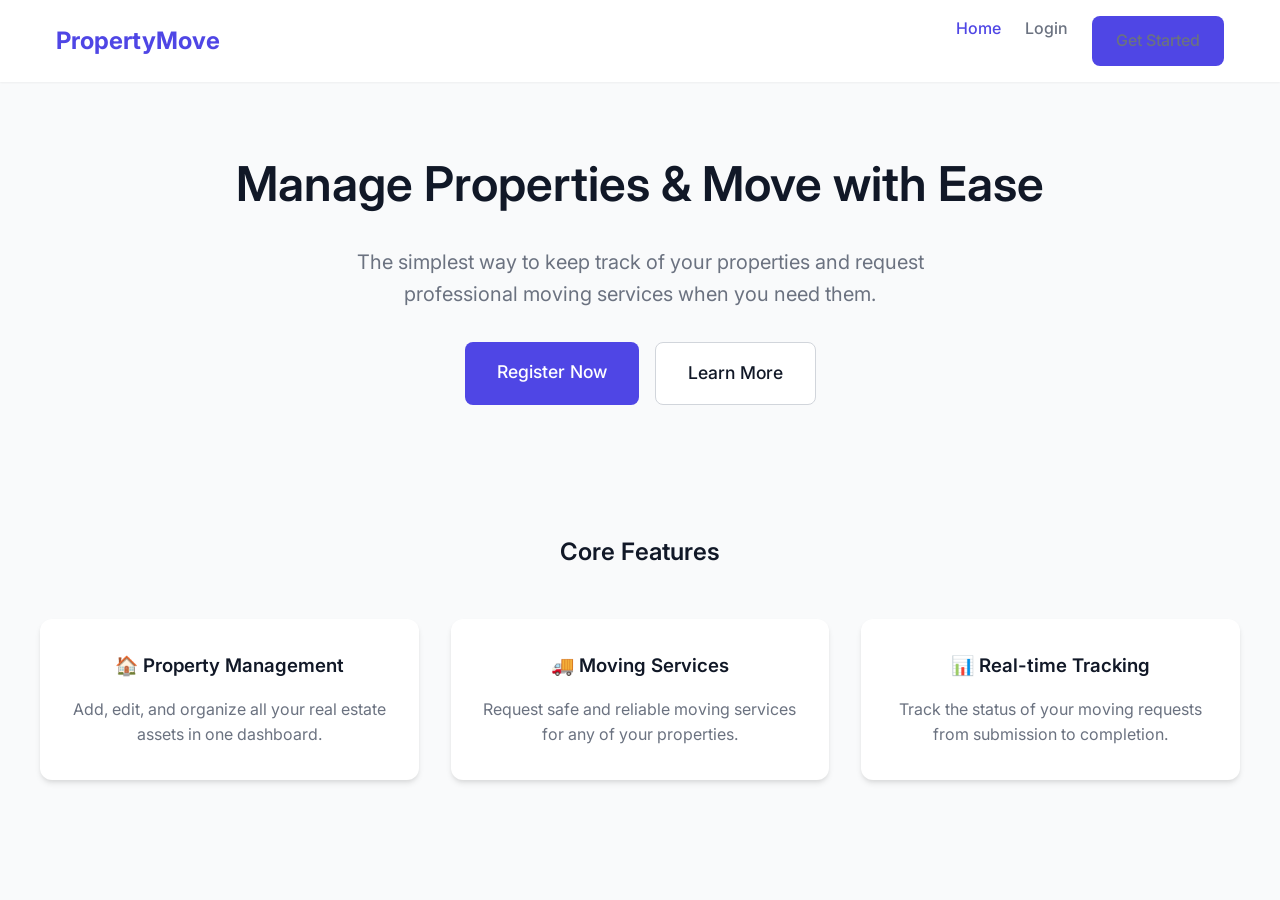
<file: index.html>
<!DOCTYPE html>
<html lang="en">
<head>
    <meta charset="UTF-8">
    <meta name="viewport" content="width=device-width, initial-scale=1.0">
    <title>PropertyMove - Easy Property Management</title>
    <link rel="stylesheet" href="css/style.css">
    <!-- Google Fonts: Inter -->
    <link rel="preconnect" href="https://fonts.googleapis.com">
    <link rel="preconnect" href="https://fonts.gstatic.com" crossorigin>
    <link href="https://fonts.googleapis.com/css2?family=Inter:wght@300;400;500;600;700&display=swap" rel="stylesheet">
</head>
<body>
    <nav class="navbar">
        <div class="container nav-container">
            <a href="index.html" class="logo">PropertyMove</a>
            <ul class="nav-links">
                <li><a href="index.html" class="active">Home</a></li>
                <li><a href="login.html">Login</a></li>
                <li><a href="signup.html" class="btn">Get Started</a></li>
            </ul>
        </div>
    </nav>

    <header class="hero" style="padding: 4rem 0; text-align: center;">
        <div class="container">
            <h1 style="font-size: 3rem; margin-bottom: 1.5rem;">Manage Properties & Move with Ease</h1>
            <p style="font-size: 1.25rem; color: var(--text-light); margin-bottom: 2rem; max-width: 600px; margin-left: auto; margin-right: auto;">
                The simplest way to keep track of your properties and request professional moving services when you need them.
            </p>
            <div style="display: flex; gap: 1rem; justify-content: center;">
                <a href="signup.html" class="btn" style="padding: 1rem 2rem; font-size: 1.1rem;">Register Now</a>
                <a href="#features" class="btn btn-secondary" style="padding: 1rem 2rem; font-size: 1.1rem;">Learn More</a>
            </div>
        </div>
    </header>

    <section id="features" class="container" style="padding: 4rem 0;">
        <h2 style="text-align: center; margin-bottom: 3rem;">Core Features</h2>
        <div style="display: grid; grid-template-columns: repeat(auto-fit, minmax(300px, 1fr)); gap: 2rem;">
            <div class="card" style="text-align: center;">
                <h3>🏠 Property Management</h3>
                <p style="color: var(--text-light);">Add, edit, and organize all your real estate assets in one dashboard.</p>
            </div>
            <div class="card" style="text-align: center;">
                <h3>🚚 Moving Services</h3>
                <p style="color: var(--text-light);">Request safe and reliable moving services for any of your properties.</p>
            </div>
            <div class="card" style="text-align: center;">
                <h3>📊 Real-time Tracking</h3>
                <p style="color: var(--text-light);">Track the status of your moving requests from submission to completion.</p>
            </div>
        </div>
    </section>

    <script src="js/storage.js"></script>
    <script src="js/auth.js"></script>
    <script>
        // Simple check to see if user is already logged in
        if (Storage.getCurrentUser()) {
            // Update nav to show Dashboard instead of Get Started
            const navLinks = document.querySelector('.nav-links');
            navLinks.innerHTML = `
                <li><a href="dashboard.html" class="btn">Go to Dashboard</a></li>
            `;
        }
    </script>
</body>
</html>
</file>
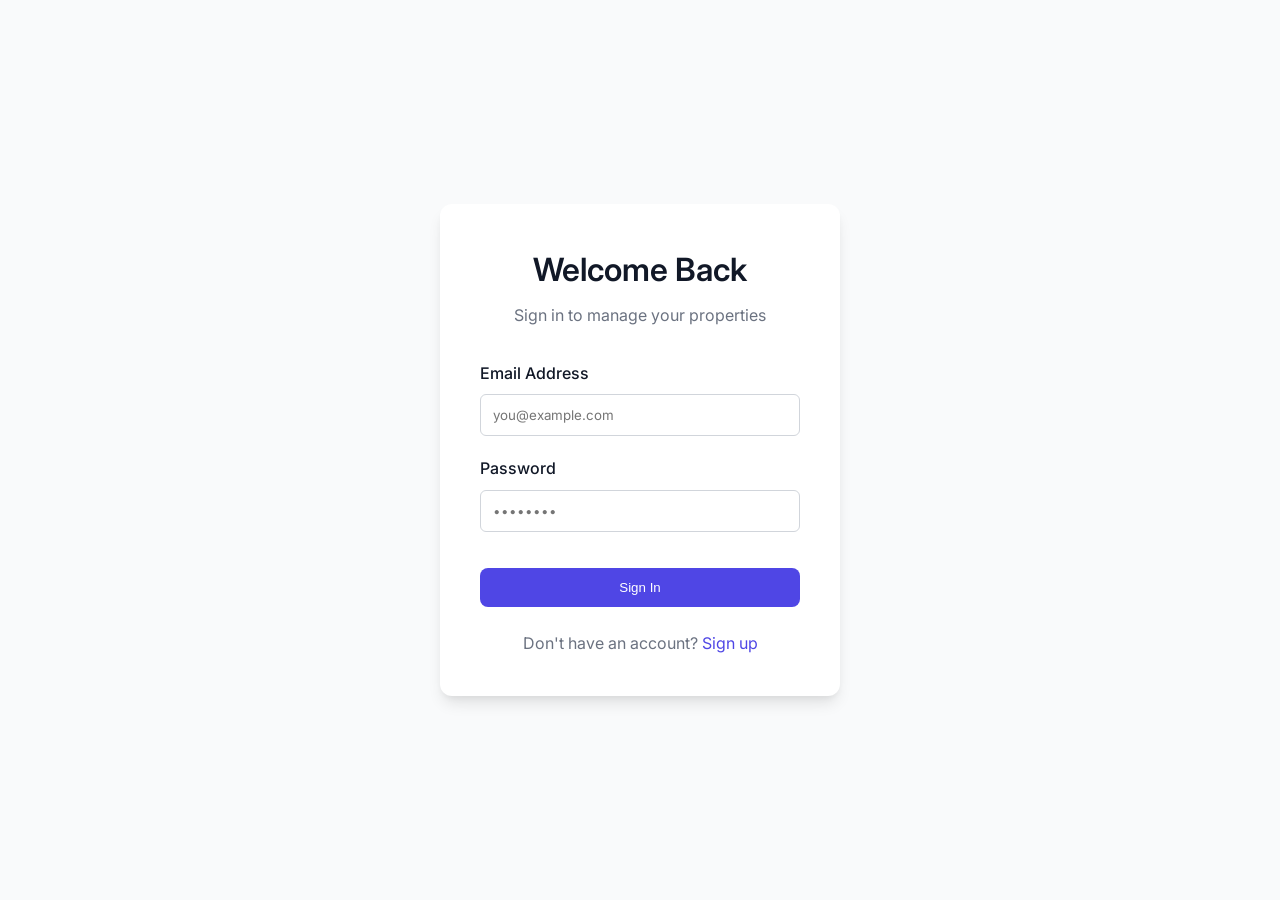
<file: dashboard.html>
<!DOCTYPE html>
<html lang="en">

<head>
    <meta charset="UTF-8">
    <meta name="viewport" content="width=device-width, initial-scale=1.0">
    <title>Dashboard - PropertyMove</title>
    <link rel="stylesheet" href="css/style.css">
    <link rel="preconnect" href="https://fonts.googleapis.com">
    <link rel="preconnect" href="https://fonts.gstatic.com" crossorigin>
    <link href="https://fonts.googleapis.com/css2?family=Inter:wght@300;400;500;600;700&display=swap" rel="stylesheet">
    <style>
        .dashboard {
            display: flex;
            min-height: 100vh;
        }

        /* Side */
        .sidebar {
            width: 260px;
            background: var(--white);
            border-right: 1px solid #e5e7eb;
            padding: 1.5rem;
            display: flex;
            flex-direction: column;
        }

        .sidebar-logo {
            font-size: 1.5rem;
            font-weight: 700;
            color: var(--primary-color);
            margin-bottom: 2rem;
        }

        .sidebar-nav {
            flex: 1;
        }

        .sidebar-nav a {
            display: flex;
            align-items: center;
            gap: 0.75rem;
            padding: 0.875rem 1rem;
            border-radius: var(--radius-md);
            color: var(--text-light);
            font-weight: 500;
            margin-bottom: 0.5rem;
            transition: all 0.2s;
        }

        .sidebar-nav a:hover,
        .sidebar-nav a.active {
            background: var(--secondary-color);
            color: var(--primary-color);
        }

        .sidebar-user {
            padding: 1rem;
            background: var(--secondary-color);
            border-radius: var(--radius-md);
            margin-top: auto;
        }

        .sidebar-user .user-name {
            font-weight: 600;
            color: var(--text-dark);
        }

        .sidebar-user .user-email {
            font-size: 0.875rem;
            color: var(--text-light);
        }

        .logout-btn {
            margin-top: 0.75rem;
            padding: 0.5rem 1rem;
            font-size: 0.875rem;
        }

        /* Main Content */
        .main-content {
            flex: 1;
            padding: 2rem;
            overflow-y: auto;
        }

        .page-header {
            display: flex;
            justify-content: space-between;
            align-items: center;
            margin-bottom: 2rem;
        }

        .page-header h1 {
            margin-bottom: 0;
        }

        /* Property Grid */
        .property-grid {
            display: grid;
            grid-template-columns: repeat(auto-fill, minmax(300px, 1fr));
            gap: 1.5rem;
        }

        .property-card {
            background: var(--white);
            border-radius: var(--radius-lg);
            box-shadow: var(--shadow-md);
            padding: 1.5rem;
            transition: transform 0.2s, box-shadow 0.2s;
        }

        .property-card:hover {
            transform: translateY(-2px);
            box-shadow: var(--shadow-lg);
        }

        .property-card h3 {
            margin-bottom: 0.5rem;
        }

        .property-card .property-meta {
            color: var(--text-light);
            font-size: 0.9rem;
            margin-bottom: 1rem;
        }

        .property-card .property-actions {
            display: flex;
            gap: 0.5rem;
        }

        .property-card .btn {
            padding: 0.5rem 1rem;
            font-size: 0.875rem;
        }

        /* Request List */
        .request-list {
            display: flex;
            flex-direction: column;
            gap: 1rem;
        }

        .request-item {
            background: var(--white);
            border-radius: var(--radius-lg);
            box-shadow: var(--shadow-md);
            padding: 1.5rem;
            display: flex;
            justify-content: space-between;
            align-items: center;
            flex-wrap: wrap;
            gap: 1rem;
        }

        .request-item .request-info h4 {
            margin-bottom: 0.25rem;
        }

        .request-item .request-info p {
            color: var(--text-light);
            font-size: 0.9rem;
        }

        /* Modal */
        .modal-overlay {
            display: none;
            position: fixed;
            top: 0;
            left: 0;
            right: 0;
            bottom: 0;
            background: rgba(0, 0, 0, 0.5);
            justify-content: center;
            align-items: center;
            z-index: 1000;
        }

        .modal-overlay.active {
            display: flex;
        }

        .modal {
            background: var(--white);
            border-radius: var(--radius-lg);
            padding: 2rem;
            width: 100%;
            max-width: 500px;
            max-height: 90vh;
            overflow-y: auto;
        }

        .modal h2 {
            margin-bottom: 1.5rem;
        }

        .form-group {
            margin-bottom: 1.25rem;
        }

        .form-group label {
            display: block;
            margin-bottom: 0.5rem;
            font-weight: 500;
        }

        .form-group input,
        .form-group select,
        .form-group textarea {
            margin-bottom: 0;
        }

        .modal-actions {
            display: flex;
            gap: 1rem;
            justify-content: flex-end;
            margin-top: 1.5rem;
        }

        /* Empty State */
        .empty-state {
            text-align: center;
            padding: 3rem;
            color: var(--text-light);
        }

        .empty-state h3 {
            color: var(--text-dark);
            margin-bottom: 0.5rem;
        }

        /* View container */
        .view {
            display: none;
        }

        .view.active {
            display: block;
        }

        /* Responsive */
        @media (max-width: 768px) {
            .dashboard {
                flex-direction: column;
            }

            .sidebar {
                width: 100%;
                flex-direction: row;
                padding: 1rem;
                align-items: center;
                overflow-x: auto;
            }

            .sidebar-logo {
                margin-bottom: 0;
                margin-right: 1rem;
            }

            .sidebar-nav {
                display: flex;
                gap: 0.5rem;
            }

            .sidebar-nav a {
                margin-bottom: 0;
                white-space: nowrap;
            }

            .sidebar-user {
                display: none;
            }
        }
    </style>
</head>

<body>
    <div class="dashboard">
        <!-- Sidebar -->
        <aside class="sidebar">
            <div class="sidebar-logo">PropertyMove</div>
            <nav class="sidebar-nav">
                <a href="#" data-view="properties" class="active">🏠 My Properties</a>
                <a href="#" data-view="requests">🚚 My Requests</a>
            </nav>
            <div class="sidebar-user">
                <div class="user-name" id="user-name">User</div>
                <div class="user-email" id="user-email">user@email.com</div>
                <button class="btn btn-secondary logout-btn" id="logout-btn">Logout</button>
            </div>
        </aside>

        <!-- Main Content -->
        <main class="main-content">
            <!-- Properties View -->
            <div id="properties-view" class="view active">
                <div class="page-header">
                    <h1>My Properties</h1>
                    <button class="btn" id="add-property-btn">+ Add Property</button>
                </div>
                <div id="properties-list" class="property-grid">
                    <!-- Properties will be rendered here -->
                </div>
            </div>

            <!-- Requests View -->
            <div id="requests-view" class="view">
                <div class="page-header">
                    <h1>My Moving Requests</h1>
                    <button class="btn" id="add-request-btn">+ New Request</button>
                </div>
                <div id="requests-list" class="request-list">
                    <!-- Requests will be rendered here -->
                </div>
            </div>
        </main>
    </div>

    <!-- Add/Edit Property Modal -->
    <div class="modal-overlay" id="property-modal">
        <div class="modal">
            <h2 id="property-modal-title">Add Property</h2>
            <form id="property-form">
                <input type="hidden" id="property-id">
                <div class="form-group">
                    <label for="property-name">Property Name</label>
                    <input type="text" id="property-name" placeholder="e.g., Sunset Villa" required>
                </div>
                <div class="form-group">
                    <label for="property-type">Property Type</label>
                    <select id="property-type" required>
                        <option value="">Select type...</option>
                        <option value="House">House</option>
                        <option value="Apartment">Apartment</option>
                        <option value="Office">Office</option>
                        <option value="Warehouse">Warehouse</option>
                        <option value="Other">Other</option>
                    </select>
                </div>
                <div class="form-group">
                    <label for="property-location">Location</label>
                    <input type="text" id="property-location" placeholder="e.g., Downtown, City Name" required>
                </div>
                <div class="form-group">
                    <label for="property-size">Size (Optional)</label>
                    <input type="text" id="property-size" placeholder="e.g., 1200 sqft">
                </div>
                <div class="modal-actions">
                    <button type="button" class="btn btn-secondary" id="cancel-property-btn">Cancel</button>
                    <button type="submit" class="btn">Save Property</button>
                </div>
            </form>
        </div>
    </div>

    <!-- New Request Modal -->
    <div class="modal-overlay" id="request-modal">
        <div class="modal">
            <h2>Request Moving Service</h2>
            <form id="request-form">
                <div class="form-group">
                    <label for="request-property">Select Property</label>
                    <select id="request-property" required>
                        <option value="">Choose a property...</option>
                    </select>
                </div>
                <div class="form-group">
                    <label for="request-from">Current Location</label>
                    <input type="text" id="request-from" placeholder="Pick-up address" required>
                </div>
                <div class="form-group">
                    <label for="request-to">Destination</label>
                    <input type="text" id="request-to" placeholder="Drop-off address" required>
                </div>
                <div class="form-group">
                    <label for="request-date">Preferred Moving Date</label>
                    <input type="date" id="request-date" required>
                </div>
                <div class="form-group">
                    <label for="request-items">Items Description</label>
                    <textarea id="request-items" rows="3"
                        placeholder="e.g., Furniture, Electronics, Boxes..."></textarea>
                </div>
                <div class="modal-actions">
                    <button type="button" class="btn btn-secondary" id="cancel-request-btn">Cancel</button>
                    <button type="submit" class="btn">Submit Request</button>
                </div>
            </form>
        </div>
    </div>

    <script src="js/utils.js"></script>
    <script src="js/storage.js"></script>
    <script src="js/auth.js"></script>
    <script src="js/app.js"></script>
</body>

</html>
</file>
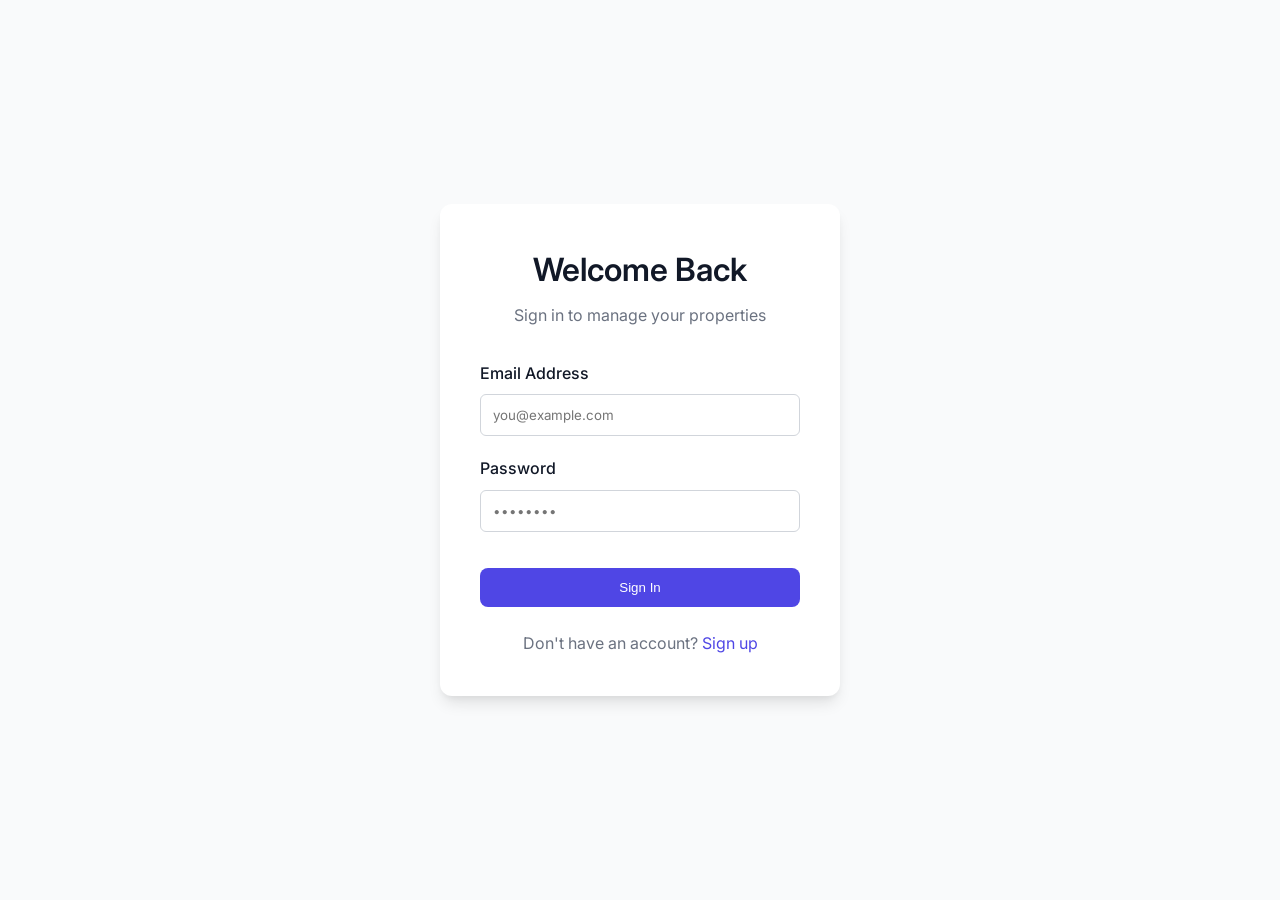
<file: driver_dashboard.html>
<!DOCTYPE html>
<html lang="en">

<head>
    <meta charset="UTF-8">
    <meta name="viewport" content="width=device-width, initial-scale=1.0">
    <title>Driver Dashboard - PropertyMove</title>
    <link rel="stylesheet" href="css/style.css">
    <link rel="preconnect" href="https://fonts.googleapis.com">
    <link rel="preconnect" href="https://fonts.gstatic.com" crossorigin>
    <link href="https://fonts.googleapis.com/css2?family=Inter:wght@300;400;500;600;700&display=swap" rel="stylesheet">
    <style>
        .dashboard {
            display: flex;
            min-height: 100vh;
        }

        /* Sidebar */
        .sidebar {
            width: 260px;
            background: var(--white);
            border-right: 1px solid #e5e7eb;
            padding: 1.5rem;
            display: flex;
            flex-direction: column;
        }

        .sidebar-logo {
            font-size: 1.5rem;
            font-weight: 700;
            color: var(--primary-color);
            margin-bottom: 2rem;
        }

        .sidebar-nav {
            flex: 1;
        }

        .sidebar-nav a {
            display: flex;
            align-items: center;
            gap: 0.75rem;
            padding: 0.875rem 1rem;
            border-radius: var(--radius-md);
            color: var(--text-light);
            font-weight: 500;
            margin-bottom: 0.5rem;
            transition: all 0.2s;
        }

        .sidebar-nav a:hover,
        .sidebar-nav a.active {
            background: var(--secondary-color);
            color: var(--primary-color);
        }

        .sidebar-user {
            padding: 1rem;
            background: var(--secondary-color);
            border-radius: var(--radius-md);
            margin-top: auto;
        }

        .sidebar-user .user-name {
            font-weight: 600;
            color: var(--text-dark);
        }

        .sidebar-user .user-email {
            font-size: 0.875rem;
            color: var(--text-light);
        }

        .logout-btn {
            margin-top: 0.75rem;
            padding: 0.5rem 1rem;
            font-size: 0.875rem;
        }

        /* Main Content */
        .main-content {
            flex: 1;
            padding: 2rem;
            overflow-y: auto;
        }

        .page-header {
            display: flex;
            justify-content: space-between;
            align-items: center;
            margin-bottom: 2rem;
        }

        .page-header h1 {
            margin-bottom: 0;
        }

        /* Request List */
        .request-list {
            display: flex;
            flex-direction: column;
            gap: 1rem;
        }

        .request-item {
            background: var(--white);
            border-radius: var(--radius-lg);
            box-shadow: var(--shadow-md);
            padding: 1.5rem;
            display: flex;
            justify-content: space-between;
            align-items: center;
            flex-wrap: wrap;
            gap: 1rem;
        }

        .request-item .request-info h4 {
            margin-bottom: 0.25rem;
        }

        .request-item .request-info p {
            color: var(--text-light);
            font-size: 0.9rem;
        }

        .request-actions {
            display: flex;
            gap: 0.5rem;
        }

        /* Empty State */
        .empty-state {
            text-align: center;
            padding: 3rem;
            color: var(--text-light);
        }

        .empty-state h3 {
            color: var(--text-dark);
            margin-bottom: 0.5rem;
        }

        /* View container */
        .view {
            display: none;
        }

        .view.active {
            display: block;
        }

        /* Responsive */
        @media (max-width: 768px) {
            .dashboard {
                flex-direction: column;
            }

            .sidebar {
                width: 100%;
                flex-direction: row;
                padding: 1rem;
                align-items: center;
                overflow-x: auto;
            }

            .sidebar-logo {
                margin-bottom: 0;
                margin-right: 1rem;
            }

            .sidebar-nav {
                display: flex;
                gap: 0.5rem;
            }

            .sidebar-nav a {
                margin-bottom: 0;
                white-space: nowrap;
            }

            .sidebar-user {
                display: none;
            }
        }
    </style>
</head>

<body>
    <div class="dashboard">
        <!-- Sidebar -->
        <aside class="sidebar">
            <div class="sidebar-logo">Driver Panel</div>
            <nav class="sidebar-nav">
                <a href="#" data-view="available" class="active">📍 Available Requests</a>
                <a href="#" data-view="active-jobs">🚛 My Active Jobs</a>
            </nav>
            <div class="sidebar-user">
                <div class="user-name" id="user-name">Driver</div>
                <div class="user-email" id="user-email">driver@email.com</div>
                <button class="btn btn-secondary logout-btn" id="logout-btn">Logout</button>
            </div>
        </aside>

        <!-- Main Content -->
        <main class="main-content">
            <!-- Available Requests View -->
            <div id="available-view" class="view active">
                <div class="page-header">
                    <h1>Available Requests</h1>
                </div>
                <div id="available-list" class="request-list">
                    <!-- Requests will be rendered here -->
                </div>
            </div>

            <!-- Active Jobs View -->
            <div id="active-jobs-view" class="view">
                <div class="page-header">
                    <h1>My Active Jobs</h1>
                </div>
                <div id="active-list" class="request-list">
                    <!-- Active jobs will be rendered here -->
                </div>
            </div>
        </main>
    </div>

    <script src="js/utils.js"></script>
    <script src="js/storage.js"></script>
    <script src="js/auth.js"></script>
    <script src="js/driver_app.js"></script>
</body>

</html>
</file>
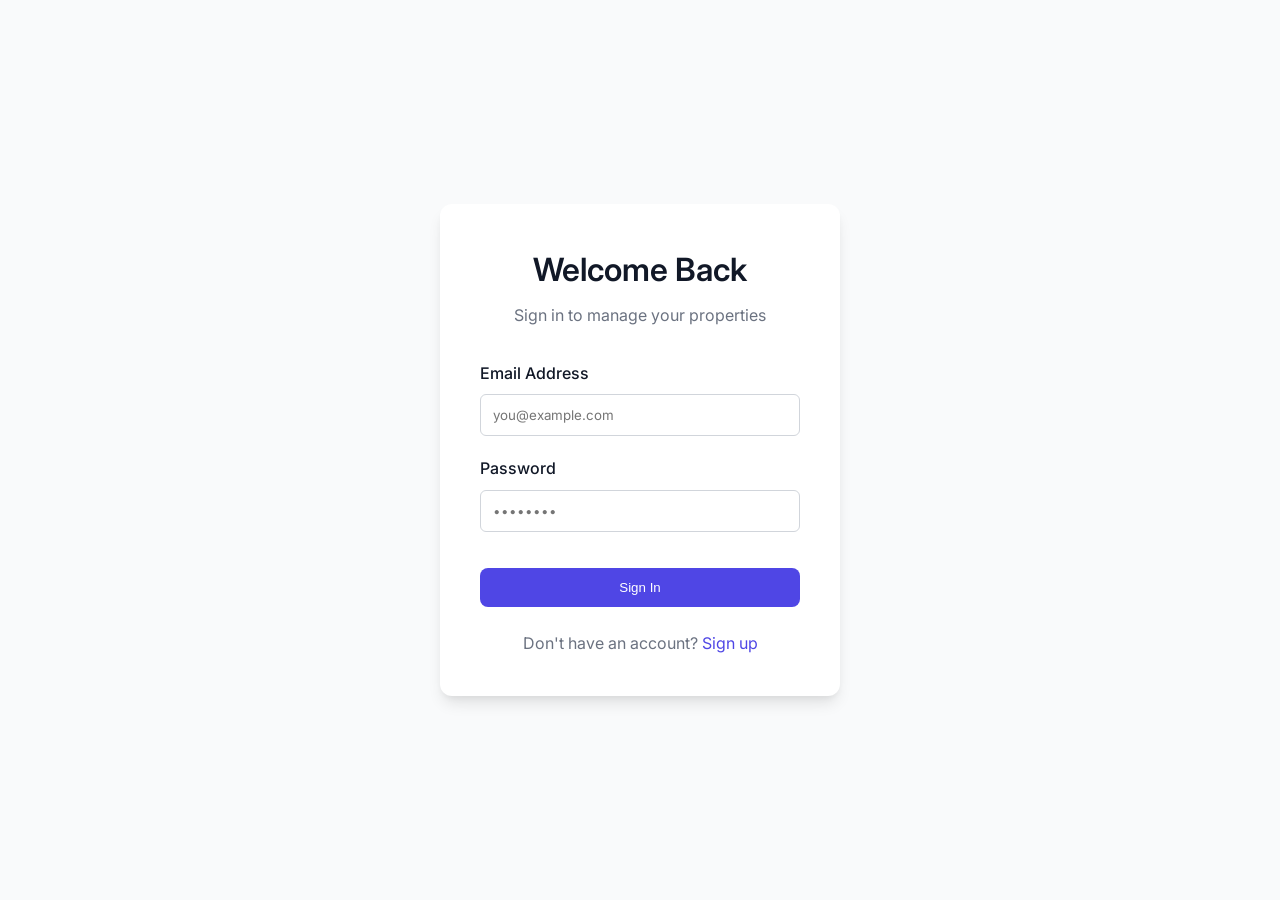
<file: login.html>
<!DOCTYPE html>
<html lang="en">

<head>
    <meta charset="UTF-8">
    <meta name="viewport" content="width=device-width, initial-scale=1.0">
    <title>Login - PropertyMove</title>
    <link rel="stylesheet" href="css/style.css">
    <link rel="preconnect" href="https://fonts.googleapis.com">
    <link rel="preconnect" href="https://fonts.gstatic.com" crossorigin>
    <link href="https://fonts.googleapis.com/css2?family=Inter:wght@300;400;500;600;700&display=swap" rel="stylesheet">
    <style>
        .auth-container {
            min-height: 100vh;
            display: flex;
            align-items: center;
            justify-content: center;
            padding: 2rem;
        }

        .auth-card {
            background: var(--white);
            padding: 2.5rem;
            border-radius: var(--radius-lg);
            box-shadow: var(--shadow-lg);
            width: 100%;
            max-width: 400px;
        }

        .auth-card h1 {
            text-align: center;
            margin-bottom: 0.5rem;
        }

        .auth-card p {
            text-align: center;
            color: var(--text-light);
            margin-bottom: 2rem;
        }

        .form-group {
            margin-bottom: 1.25rem;
        }

        .form-group label {
            display: block;
            margin-bottom: 0.5rem;
            font-weight: 500;
            color: var(--text-dark);
        }

        .form-group input {
            margin-bottom: 0;
        }

        .auth-card .btn {
            width: 100%;
            margin-top: 1rem;
        }

        .auth-footer {
            text-align: center;
            margin-top: 1.5rem;
            color: var(--text-light);
        }

        .error-message {
            background-color: #fef2f2;
            color: #b91c1c;
            padding: 0.75rem;
            border-radius: var(--radius-sm);
            margin-bottom: 1rem;
            display: none;
        }
    </style>
</head>

<body>
    <div class="auth-container">
        <div class="auth-card">
            <h1>Welcome Back</h1>
            <p>Sign in to manage your properties</p>

            <div id="error-message" class="error-message"></div>

            <form id="login-form">
                <div class="form-group">
                    <label for="email">Email Address</label>
                    <input type="email" id="email" placeholder="you@example.com" required>
                </div>
                <div class="form-group">
                    <label for="password">Password</label>
                    <input type="password" id="password" placeholder="••••••••" required>
                </div>
                <button type="submit" class="btn">Sign In</button>
            </form>

            <div class="auth-footer">
                Don't have an account? <a href="signup.html">Sign up</a>
            </div>
        </div>
    </div>

    <script src="js/utils.js"></script>
    <script src="js/storage.js"></script>
    <script src="js/auth.js"></script>
    <script>
        // Redirect if already logged in
        if (Storage.getCurrentUser()) {
            const user = Storage.getCurrentUser();
            if (user.role === 'driver') {
                window.location.href = 'driver_dashboard.html';
            } else {
                window.location.href = 'dashboard.html';
            }
        }

        const form = document.getElementById('login-form');
        const errorDiv = document.getElementById('error-message');

        form.addEventListener('submit', (e) => {
            e.preventDefault();

            const email = document.getElementById('email').value;
            const password = document.getElementById('password').value;

            const result = Auth.login(email, password);

            if (result.success) {
                if (result.user.role === 'driver') {
                    window.location.href = 'driver_dashboard.html';
                } else {
                    window.location.href = 'dashboard.html';
                }
            } else {
                errorDiv.textContent = result.message;
                errorDiv.style.display = 'block';
            }
        });
    </script>
</body>

</html>
</file>
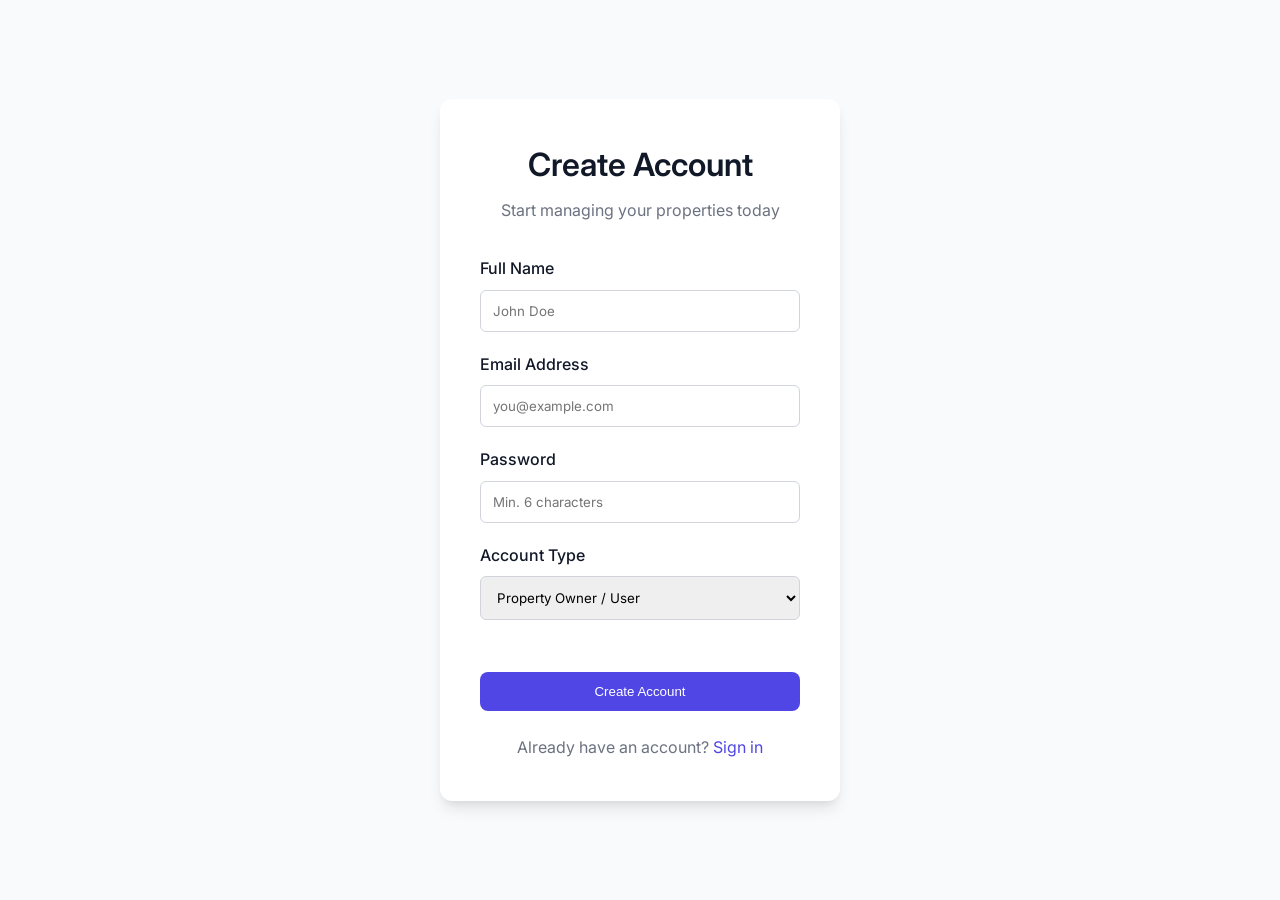
<file: signup.html>
<!DOCTYPE html>
<html lang="en">

<head>
    <meta charset="UTF-8">
    <meta name="viewport" content="width=device-width, initial-scale=1.0">
    <title>Sign Up - PropertyMove</title>
    <link rel="stylesheet" href="css/style.css">
    <link rel="preconnect" href="https://fonts.googleapis.com">
    <link rel="preconnect" href="https://fonts.gstatic.com" crossorigin>
    <link href="https://fonts.googleapis.com/css2?family=Inter:wght@300;400;500;600;700&display=swap" rel="stylesheet">
    <style>
        .auth-container {
            min-height: 100vh;
            display: flex;
            align-items: center;
            justify-content: center;
            padding: 2rem;
        }

        .auth-card {
            background: var(--white);
            padding: 2.5rem;
            border-radius: var(--radius-lg);
            box-shadow: var(--shadow-lg);
            width: 100%;
            max-width: 400px;
        }

        .auth-card h1 {
            text-align: center;
            margin-bottom: 0.5rem;
        }

        .auth-card p {
            text-align: center;
            color: var(--text-light);
            margin-bottom: 2rem;
        }

        .form-group {
            margin-bottom: 1.25rem;
        }

        .form-group label {
            display: block;
            margin-bottom: 0.5rem;
            font-weight: 500;
            color: var(--text-dark);
        }

        .form-group input {
            margin-bottom: 0;
        }

        .auth-card .btn {
            width: 100%;
            margin-top: 1rem;
        }

        .auth-footer {
            text-align: center;
            margin-top: 1.5rem;
            color: var(--text-light);
        }

        .error-message {
            background-color: #fef2f2;
            color: #b91c1c;
            padding: 0.75rem;
            border-radius: var(--radius-sm);
            margin-bottom: 1rem;
            display: none;
        }

        .success-message {
            background-color: #ecfdf5;
            color: #065f46;
            padding: 0.75rem;
            border-radius: var(--radius-sm);
            margin-bottom: 1rem;
            display: none;
        }
    </style>
</head>

<body>
    <div class="auth-container">
        <div class="auth-card">
            <h1>Create Account</h1>
            <p>Start managing your properties today</p>

            <div id="error-message" class="error-message"></div>
            <div id="success-message" class="success-message"></div>

            <form id="signup-form">
                <div class="form-group">
                    <label for="name">Full Name</label>
                    <input type="text" id="name" placeholder="John Doe" required>
                </div>
                <div class="form-group">
                    <label for="email">Email Address</label>
                    <input type="email" id="email" placeholder="you@example.com" required>
                </div>
                <div class="form-group">
                    <label for="password">Password</label>
                    <input type="password" id="password" placeholder="Min. 6 characters" required minlength="6">
                </div>
                <div class="form-group">
                    <label for="role">Account Type</label>
                    <select id="role" required>
                        <option value="user">Property Owner / User</option>
                        <option value="driver">Driver</option>
                    </select>
                </div>
                <button type="submit" class="btn">Create Account</button>
            </form>

            <div class="auth-footer">
                Already have an account? <a href="login.html">Sign in</a>
            </div>
        </div>
    </div>

    <script src="js/utils.js"></script>
    <script src="js/storage.js"></script>
    <script src="js/auth.js"></script>
    <script>
        // Redirect-if already logged
        if (Storage.getCurrentUser()) {
            window.location.href = 'dashboard.html';
        }

        const form = document.getElementById('signup-form');
        const errorDiv = document.getElementById('error-message');
        const successDiv = document.getElementById('success-message');

        form.addEventListener('submit', (e) => {
            e.preventDefault();

            const name = document.getElementById('name').value;
            const email = document.getElementById('email').value;
            const password = document.getElementById('password').value;
            const role = document.getElementById('role').value;

            const result = Auth.signup(name, email, password, role);

            if (result.success) {
                errorDiv.style.display = 'none';
                successDiv.textContent = result.message + ' Redirecting to login...';
                successDiv.style.display = 'block';
                setTimeout(() => {
                    window.location.href = 'login.html';
                }, 1500);
            } else {
                successDiv.style.display = 'none';
                errorDiv.textContent = result.message;
                errorDiv.style.display = 'block';
            }
        });
    </script>
</body>

</html>
</file>
<file: css/style.css>
:root {
  /* Color Palette */
  --primary-color: #4f46e5; /* Indigo 600 */
  --primary-hover: #4338ca; /* Indigo 700 */
  --secondary-color: #f3f4f6; /* Gray 100 */
  --text-dark: #111827; /* Gray 900 */
  --text-light: #6b7280; /* Gray 500 */
  --bg-color: #f9fafb; /* Gray 50 */
  --white: #ffffff;
  --danger: #ef4444;
  --success: #10b981;
  --warning: #f59e0b;

  /* Spacing */
  --spacing-xs: 0.5rem;
  --spacing-sm: 1rem;
  --spacing-md: 1.5rem;
  --spacing-lg: 2rem;
  --spacing-xl: 3rem;

  /* Borders & Shadows */
  --radius-sm: 0.375rem;
  --radius-md: 0.5rem;
  --radius-lg: 0.75rem;
  --shadow-sm: 0 1px 2px 0 rgba(0, 0, 0, 0.05);
  --shadow-md: 0 4px 6px -1px rgba(0, 0, 0, 0.1), 0 2px 4px -1px rgba(0, 0, 0, 0.06);
  --shadow-lg: 0 10px 15px -3px rgba(0, 0, 0, 0.1), 0 4px 6px -2px rgba(0, 0, 0, 0.05);
  
  /* Typography */
  --font-sans: 'Inter', system-ui, -apple-system, sans-serif;
}

* {
  margin: 0;
  padding: 0;
  box-sizing: border-box;
}

body {
  font-family: var(--font-sans);
  background-color: var(--bg-color);
  color: var(--text-dark);
  line-height: 1.6;
}

h1, h2, h3, h4, h5, h6 {
  color: var(--text-dark);
  font-weight: 600;
  margin-bottom: var(--spacing-sm);
}

a {
  text-decoration: none;
  color: var(--primary-color);
  transition: color 0.2s;
}

a:hover {
  color: var(--primary-hover);
}

ul {
  list-style: none;
}

/* Utilities */
.container {
  max-width: 1200px;
  margin: 0 auto;
  padding: 0 var(--spacing-sm);
}

.btn {
  display: inline-block;
  padding: 0.75rem 1.5rem;
  background-color: var(--primary-color);
  color: var(--white);
  border-radius: var(--radius-md);
  font-weight: 500;
  cursor: pointer;
  border: none;
  transition: all 0.2s;
  text-align: center;
}

.btn:hover {
  background-color: var(--primary-hover);
  transform: translateY(-1px);
}

.btn-secondary {
  background-color: var(--white);
  color: var(--text-dark);
  border: 1px solid #d1d5db;
}

.btn-secondary:hover {
  background-color: var(--secondary-color);
  color: var(--text-dark);
}

.btn-danger {
  background-color: var(--danger);
}

.btn-danger:hover {
  background-color: #dc2626;
}

.card {
  background-color: var(--white);
  border-radius: var(--radius-lg);
  box-shadow: var(--shadow-md);
  padding: var(--spacing-lg);
  margin-bottom: var(--spacing-md);
}

input, select, textarea {
  width: 100%;
  padding: 0.75rem;
  border: 1px solid #d1d5db;
  border-radius: var(--radius-sm);
  margin-bottom: 1rem;
  font-family: inherit;
}

input:focus, select:focus, textarea:focus {
  outline: none;
  border-color: var(--primary-color);
  box-shadow: 0 0 0 3px rgba(79, 70, 229, 0.1);
}

/* Badge Styles */
.badge {
  display: inline-block;
  padding: 0.25rem 0.75rem;
  border-radius: 9999px;
  font-size: 0.875rem;
  font-weight: 500;
}

.badge-pending {
  background-color: #fef3c7;
  color: #92400e;
}

.badge-approved {
  background-color: #d1fae5;
  color: #065f46;
}

.badge-completed {
  background-color: #e0e7ff;
  color: #3730a3;
}

/* Navbar */
.navbar {
  background-color: var(--white);
  box-shadow: var(--shadow-sm);
  padding: 1rem 0;
}

.nav-container {
  display: flex;
  justify-content: space-between;
  align-items: center;
}

.logo {
  font-size: 1.5rem;
  font-weight: 700;
  color: var(--primary-color);
}

.nav-links {
  display: flex;
  gap: var(--spacing-md);
}

.nav-links li a {
  color: var(--text-light);
  font-weight: 500;
}

.nav-links li a:hover,
.nav-links li a.active {
  color: var(--primary-color);
}
</file>
